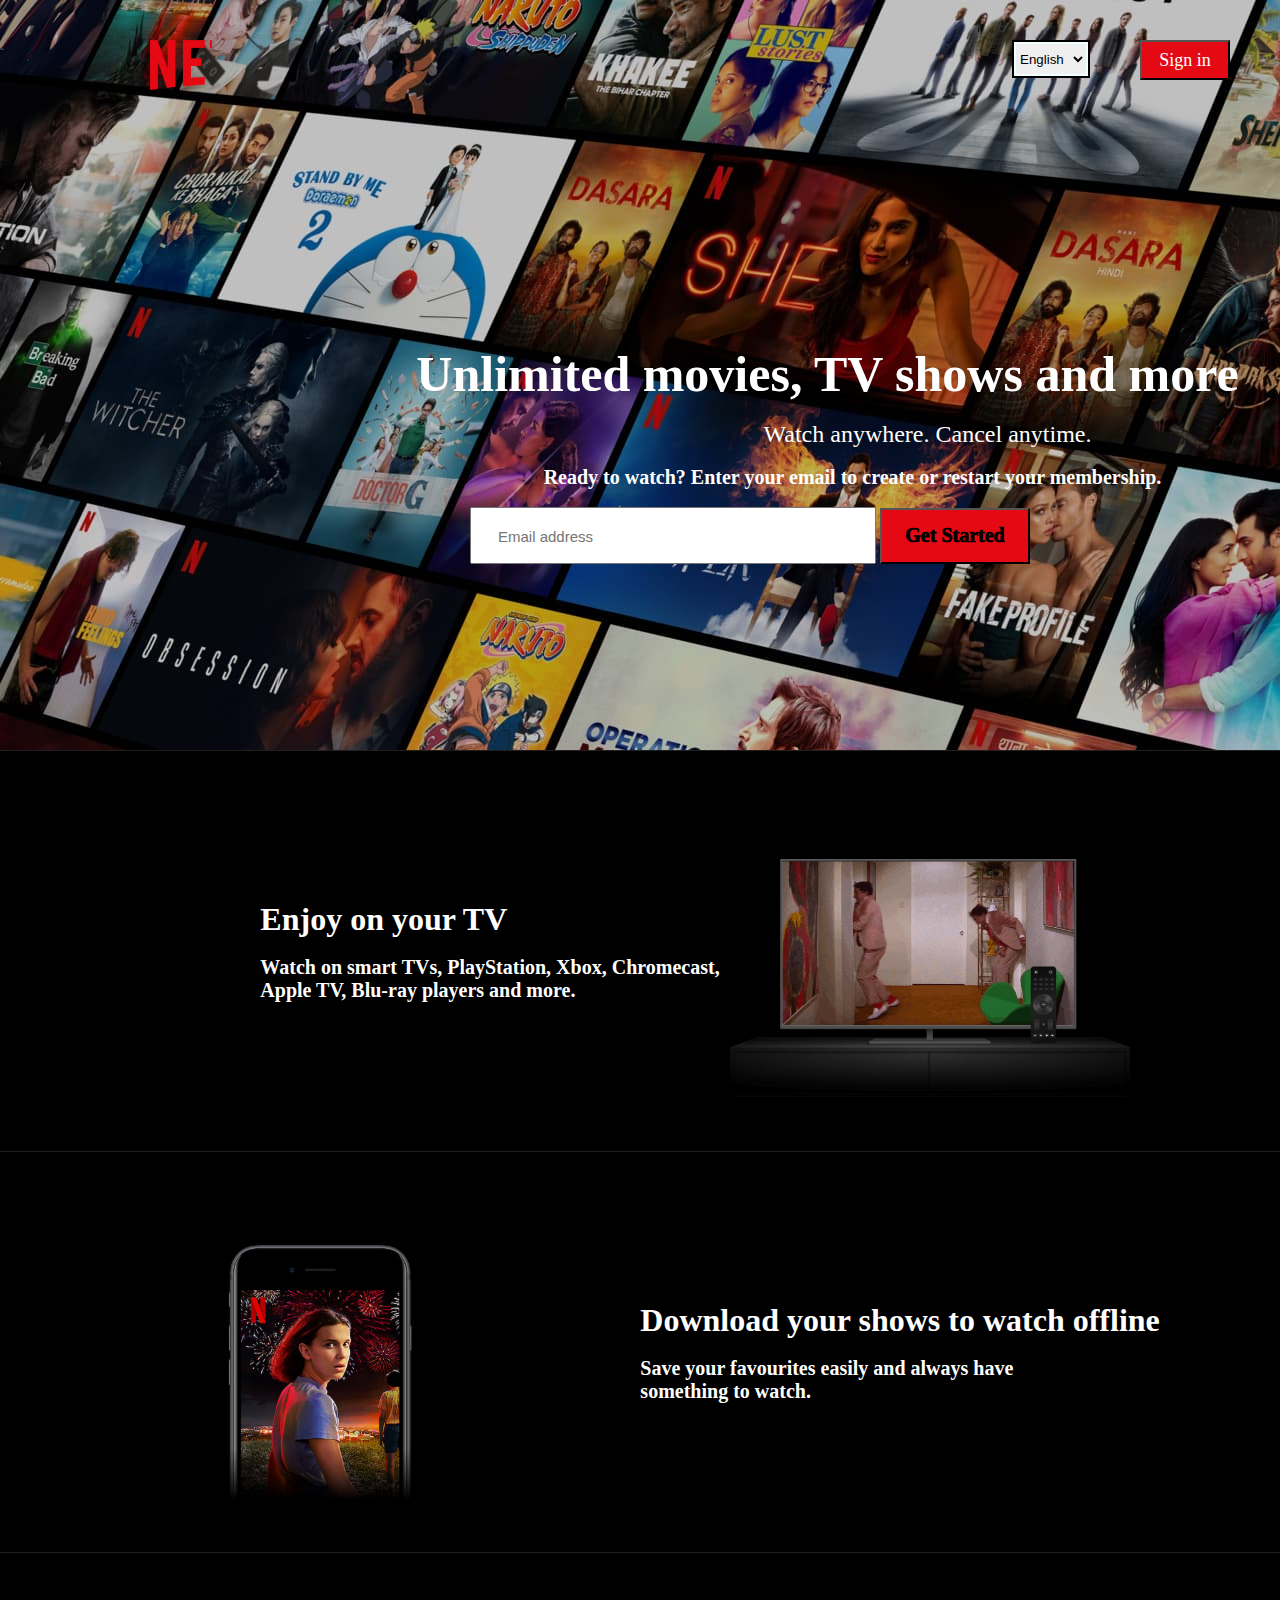
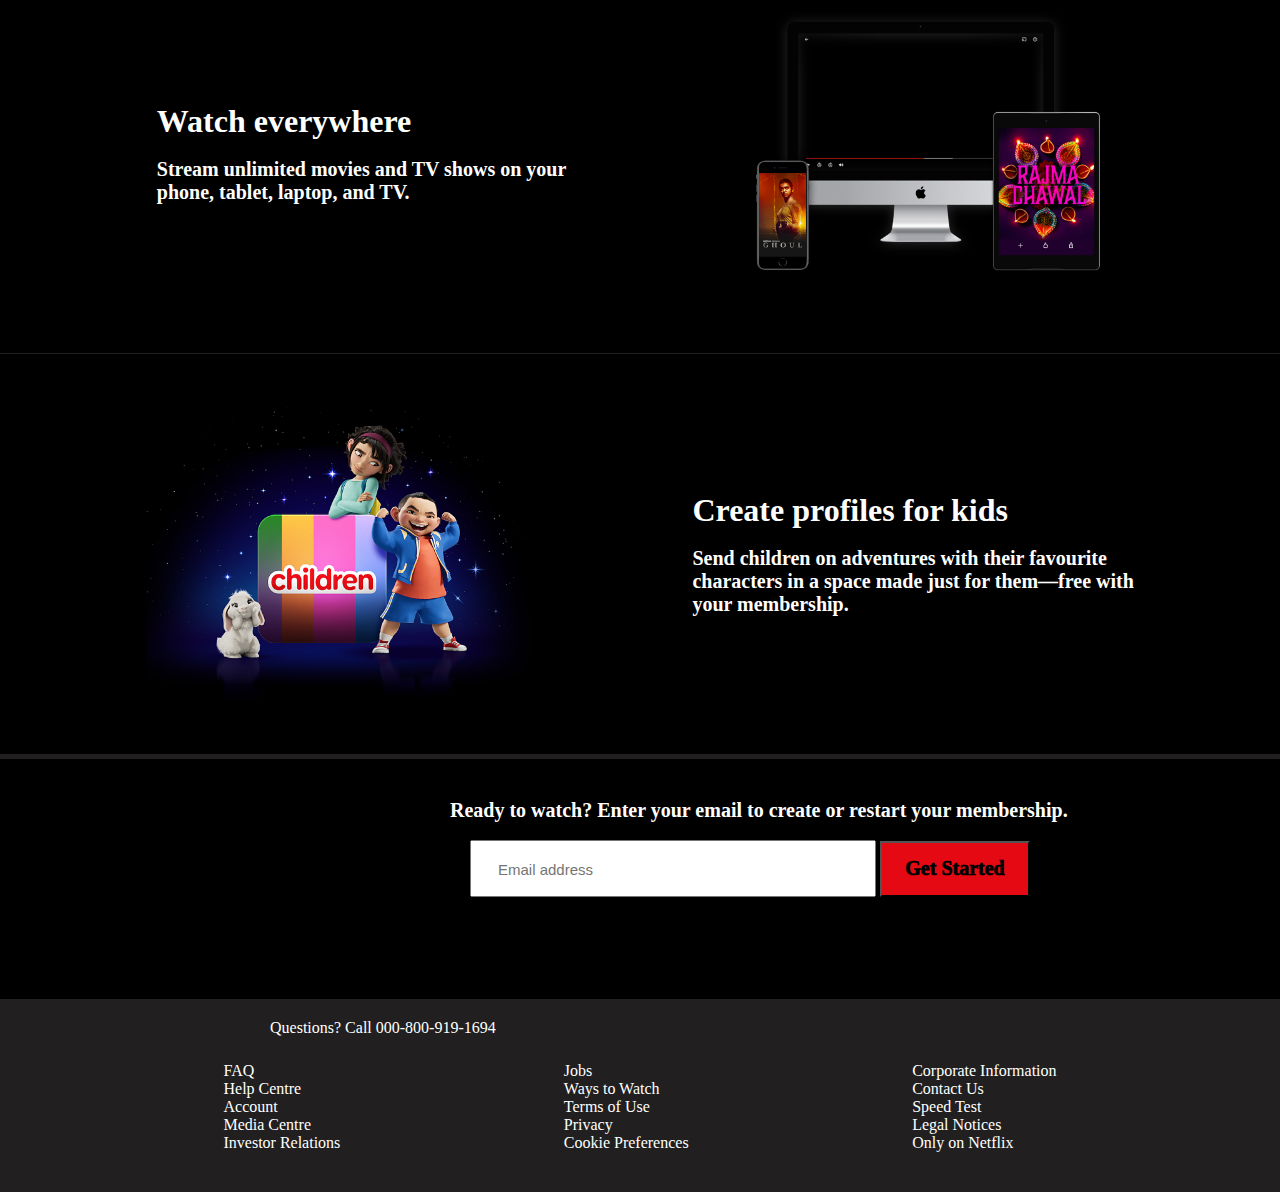
<file: Netfilix.com/index.html>
<!DOCTYPE html>
<html lang="en">
<head>
    <meta charset="UTF-8">
    <meta http-equiv="X-UA-Compatible" content="IE=edge">
    <meta name="viewport" content="width=device-width, initial-scale=1.0">
    <title>Netfilix.com</title>
    <!-- <link rel="stylesheet" href="https://cdnjs.cloudflare.com/ajax/libs/font-awesome/6.4.0/css/v4-font-face.min.css" integrity="sha512-Q9fw7EiujSMJQlnpqJx4ZgUhl2G01A3w4Mobk7icTgea7JYU219Z01Qvfp0QpkA9qLb4MUX+g77X/lvoBPHzoQ==" crossorigin="anonymous" referrerpolicy="no-referrer" /> -->
    <link rel="stylesheet" href="https://cdnjs.cloudflare.com/ajax/libs/font-awesome/6.4.0/css/all.min.css" integrity="sha512-iecdLmaskl7CVkqkXNQ/ZH/XLlvWZOJyj7Yy7tcenmpD1ypASozpmT/E0iPtmFIB46ZmdtAc9eNBvH0H/ZpiBw==" crossorigin="anonymous" referrerpolicy="no-referrer" />
    <link rel="stylesheet" href="styelcss.css">
</head>
<body>
    <div style="background-color: rgb(33, 31, 31);">
    <div class="img">
        <div class="navbar">
        <div class="logo">
             
        </div>
        <div class="select">
            <div>
                <i class="fa-solid fa-globe"></i>
            </div>
        <select >
            
            <option selected="" lang="en" label="English" value="en-IN">English</option><option lang="hi" label="हिन्दी" value="hi-IN">हिन्दी
            </option></select>
            
        </select>
        </div> 
    
        <a  href="login.html" style="text-decoration: none;"> <button class="button"> Sign in</button></a>
       
      </div>
      <div class="first-content">
        <h1 style="font-size: 50px; align-content: center;">
            
          Unlimited movies, TV shows and more
        </h1><br>
        <p style="font-size: 24px; padding-left: 200px;">Watch anywhere. Cancel anytime.</p><br>
        <h2 style="font-size: 20px; padding-left:50px ;">Ready to watch? Enter your email to create or restart your membership.
        </h2><br>
        <input  type="email" placeholder="Email address" class="email-box">
        <button class="start"> Get Started
            <i class="fa-solid fa-chevron-right"></i>
        </button>
      </div>
    </div>
    
    <div class="content">
       
        <div>
            <div style="padding-right: 300px;">
                <h1>Enjoy on your TV</h1><br>
                <p style="font-size: 20px;"><b>Watch on smart TVs, PlayStation, Xbox, Chromecast, <br>Apple TV, Blu-ray players and more.</b></p>
            </div>
            <img src="giphy.gif" style="height: 185px; align-content: center; " id="gif">
        </div>
        <div class="tv" >
            <img src="tv.GIF" alt="tv" style="height: 300px;">
            
        </div>
    </div>
    <div class="content a ">
        
        <div >
            <img src="mobile.jpg" alt="tv" style="height: 300px;">
        </div>
        <div>
            <h1>Download your shows to watch offline</h1><br>
            <p style="font-size: 20px;"><b>Save your favourites easily and always have <br>something to watch.</b></p>
        </div>
    </div>
    <div class="content">
        <div>
            <h1>Watch everywhere</h1><br>
            <p style="font-size: 20px;"><b>Stream unlimited movies and TV shows on your <br>phone, tablet, laptop, and TV.</b></p>
        </div>
        <div >
            <img src="device-pile-in.png" alt="tv" style="height: 300px;">
        </div>
    </div>
    <div class="content ">
        
        <div >
            <img src="children.png" alt="tv" style="height: 300px;">
        </div>
        <div>
            <h1>Create profiles for kids</h1><br>
            <p style="font-size: 20px;"><b>Send children on adventures with their favourite <br>characters in a space made just for them—free with<br>
                your membership.</b></p>
        </div>
    </div>
    <div class="footer">
        <h2 style="font-size: 20px; padding-left:50px ;">Ready to watch? Enter your email to create or restart your membership.
        </h2><br>
        <input  type="email" placeholder="Email address" class="email-box">
        <button class="start"> Get Started
            <i class="fa-solid fa-chevron-right"></i>
        </button>
    </div>
    

        <p style="color: white; padding: 20px 0px 25px 270px">Questions? Call 000-800-919-1694</p>
        <div class="footer2">
            <div style="display: ;">
         <a>
            FAQ</a>
          <a>  Help Centre</a>
           <a> Account</a>
          <a>  Media Centre</a>
            <a>Investor Relations</a>
            </div>
            <div>
            <a>Jobs </a>
          <a>  Ways to Watch</a>
           <a> Terms of Use</a>
           <a> Privacy</a>
           <a> Cookie Preferences</a>
           </div>
           <div>
          <a>  Corporate Information</a>
            <a>Contact Us</a>
           <a> Speed Test</a>
           <a> Legal Notices</a>
           <a> Only on Netflix</a>
           </div>
    </div>
    <div class="selects">
        <div>
            <i class="fa-solid fa-globe"></i>
        </div>
  
    </div> 
</div>

</body>
</html>
</file>
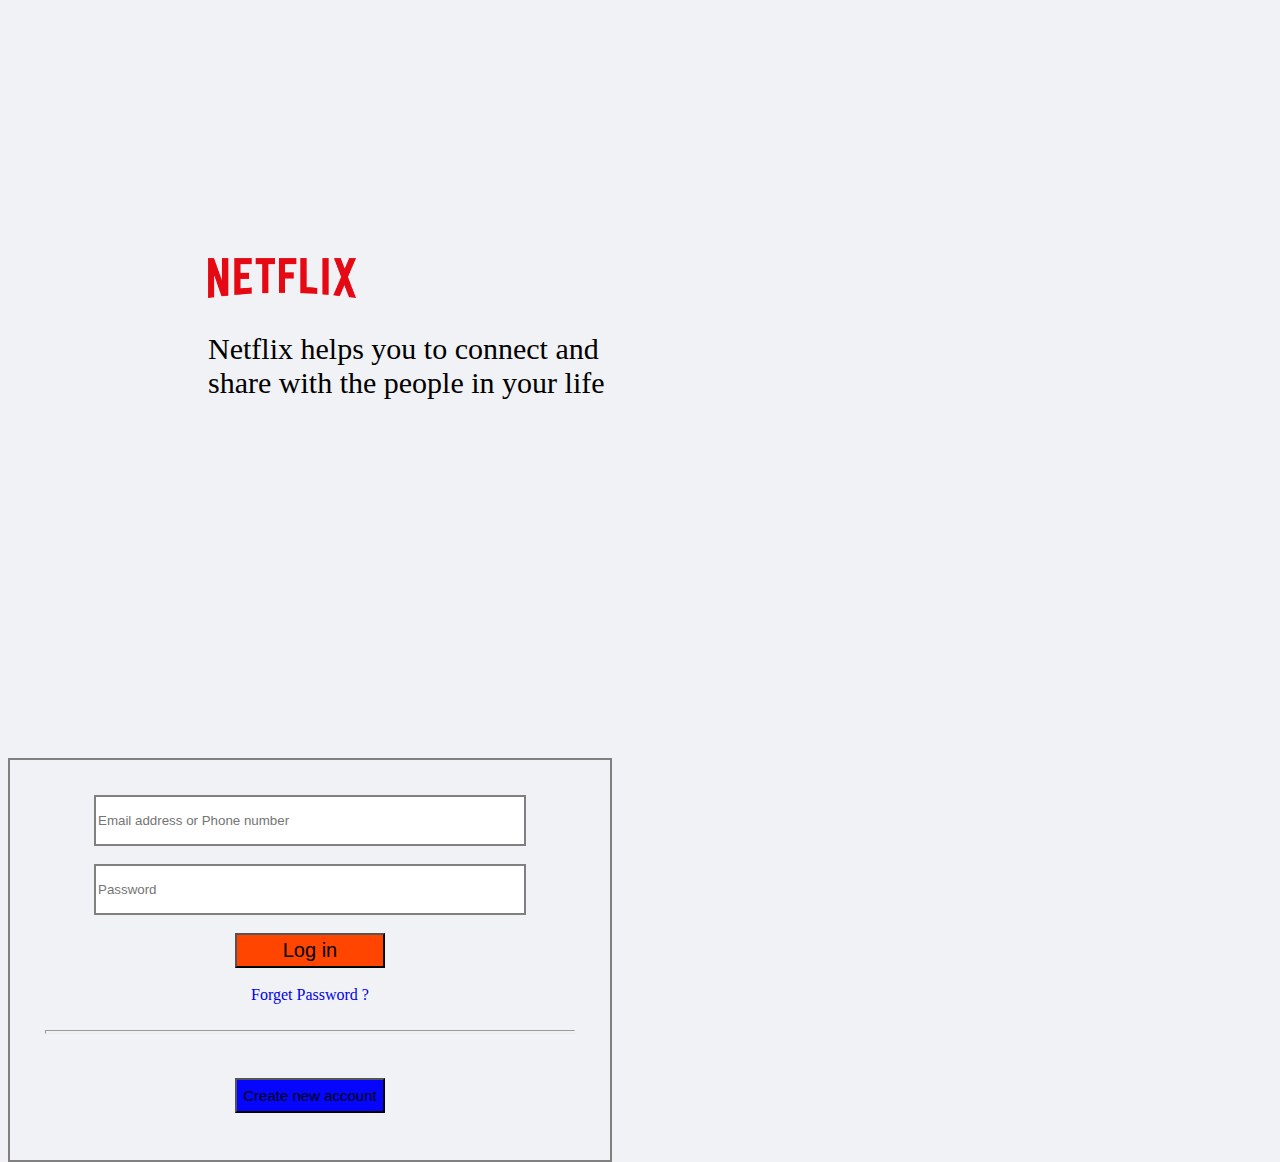
<file: Netfilix.com/login.html>
<!DOCTYPE html>
<html lang="en">
<head>
    <meta charset="UTF-8">
    <meta name="viewport" content="width=device-width, initial-scale=1.0">
    <title>login</title>
    <style>
        .a{
            float:left;
            width: 400px;
            height: 200px;
            z-index: 1/2;
                        margin: 100px 0px 0px 150px;
            padding: 150px 50px 150px 50px;
        }
        .b{
            float: left;
            width: 600px;
            height: 400px;
            border:2px solid gray;
            margin: 150px 100px 0px 0px;
        }
        input{
            border:2px solid grey;
            width:80%;
             
        }
    </style>
</head>
<body  style="background-color: #f0f2f5;">
    <div class="a">
        <img src="logo.png" style="height: 40px ; ">
        <p style="font-size:30px"> Netflix helps you to connect and share with the people in your life</p>
    </div>
    <div class="b" >
        <div align=" center" style="padding: 35px;">
        <input type="text" style="height: 45px;" placeholder="Email address or Phone number " ><br><br>
        <input type="text" style="height: 45px;" placeholder="Password"><br><br>
        <button value="log in" style="height: 35px; width:150px; background-color: orangered; font-size:20px ;"> Log in </button><br><br>
        <a href="#"  style="text-decoration: none;"> Forget Password ?</a><br><br>
        <hr style="height: 2px; color: black;"><br><br>
       <button value="new account"  style="height: 35px; width:150px; background-color: rgb(6, 6, 255); font-size: 15px;"> Create new account</button></a>
        </div>

    </div>
    
</body>
</html>
</file>
<file: Netfilix.com/styelcss.css>
*{
    margin: 0px;
    padding: 0px;
}
.img{
    height: 750px;
    background-image: url("netfilix.jpg");
    
    
}
.logo{
    height: 50px;
    width: 200px;
    background-image: url("logo.png");
    background-size: cover;
    margin:40px 0px 0px 150px;
}
.select{
     font-size: 1rem;
     padding: 2px 2px 2px 2px;
     margin:40px 0px 0px 800px;
     height:30px;
     width: 90px;
     display: flex;
     justify-content: center;
     align-items: center;
     background-color: azure;
     border: 2px solid black;

     
}
select{
    height:30px;
    width: 70px;
    border: none;
}
.select:hover{
    border:2px solid rgb(229, 11, 11)
}
.button{
    background-color: #e50914;
    height: 40px;
    width: 90px;
    padding: 4px 16px;
    color:white;
    font-size: 18px;
    font-family: bold;
    margin:40px 50px 0px 50px;
    
}
.navbar{
    display: flex;

}
i{
    color:black;
}
.first-content{
    color: white ;
    margin-bottom: 20px;
    padding: 25px 25px 25px 400px;
    margin-top:230px;
    display: block;
    align-items: center;
    justify-items: center;



}
.email-box{
    padding: 10px 26px 8px;
    width: 350px;
    height: 35px;
    font-size: 15px;
    margin-left: 70px;
}
.start{
background-color: #e50914;
height: 56px;
width: 150px;
font-size: 20px;
font-weight: 1000;
font-family: eliphant;

}
.content{
    display: flex;
    justify-content: space-evenly;
    align-items: center;
    background-color: black;
    height: 400px;
    color: white;
    margin-top: 1px;

}
.footer{
    height: 200px;
    background-color: black;
    color: white;
    justify-content: center;
    align-items: center;
    margin-top: 5px;
    padding-left:400px;
    padding-top: 40px;
    transition: transform 0.3s ease 0s;
}
.footer:hover{
    transform: translateY(-10px);
}
.footer2{
    height: 130px;
    display: flex;
    justify-content: space-evenly;
    
    color: white;
}
.footer2 a{
    display: block;
    
}
.tv{
    position: absolute;
   right: 150px;
}
#gif{
    position: absolute;
    right: 200px;
    top:840px;
    
}
.a:{
    background-color: #e50914;
    animation-name: colornate;
    animation-duration: 2s ;
    animation-delay: 0s;
    animation-direction:rotate(360deg);;


}

    @keyframes colornate{
        from{  transform:rotate(0deg);}
        to{  transform:rotate(360deg);}
    }
</file>
